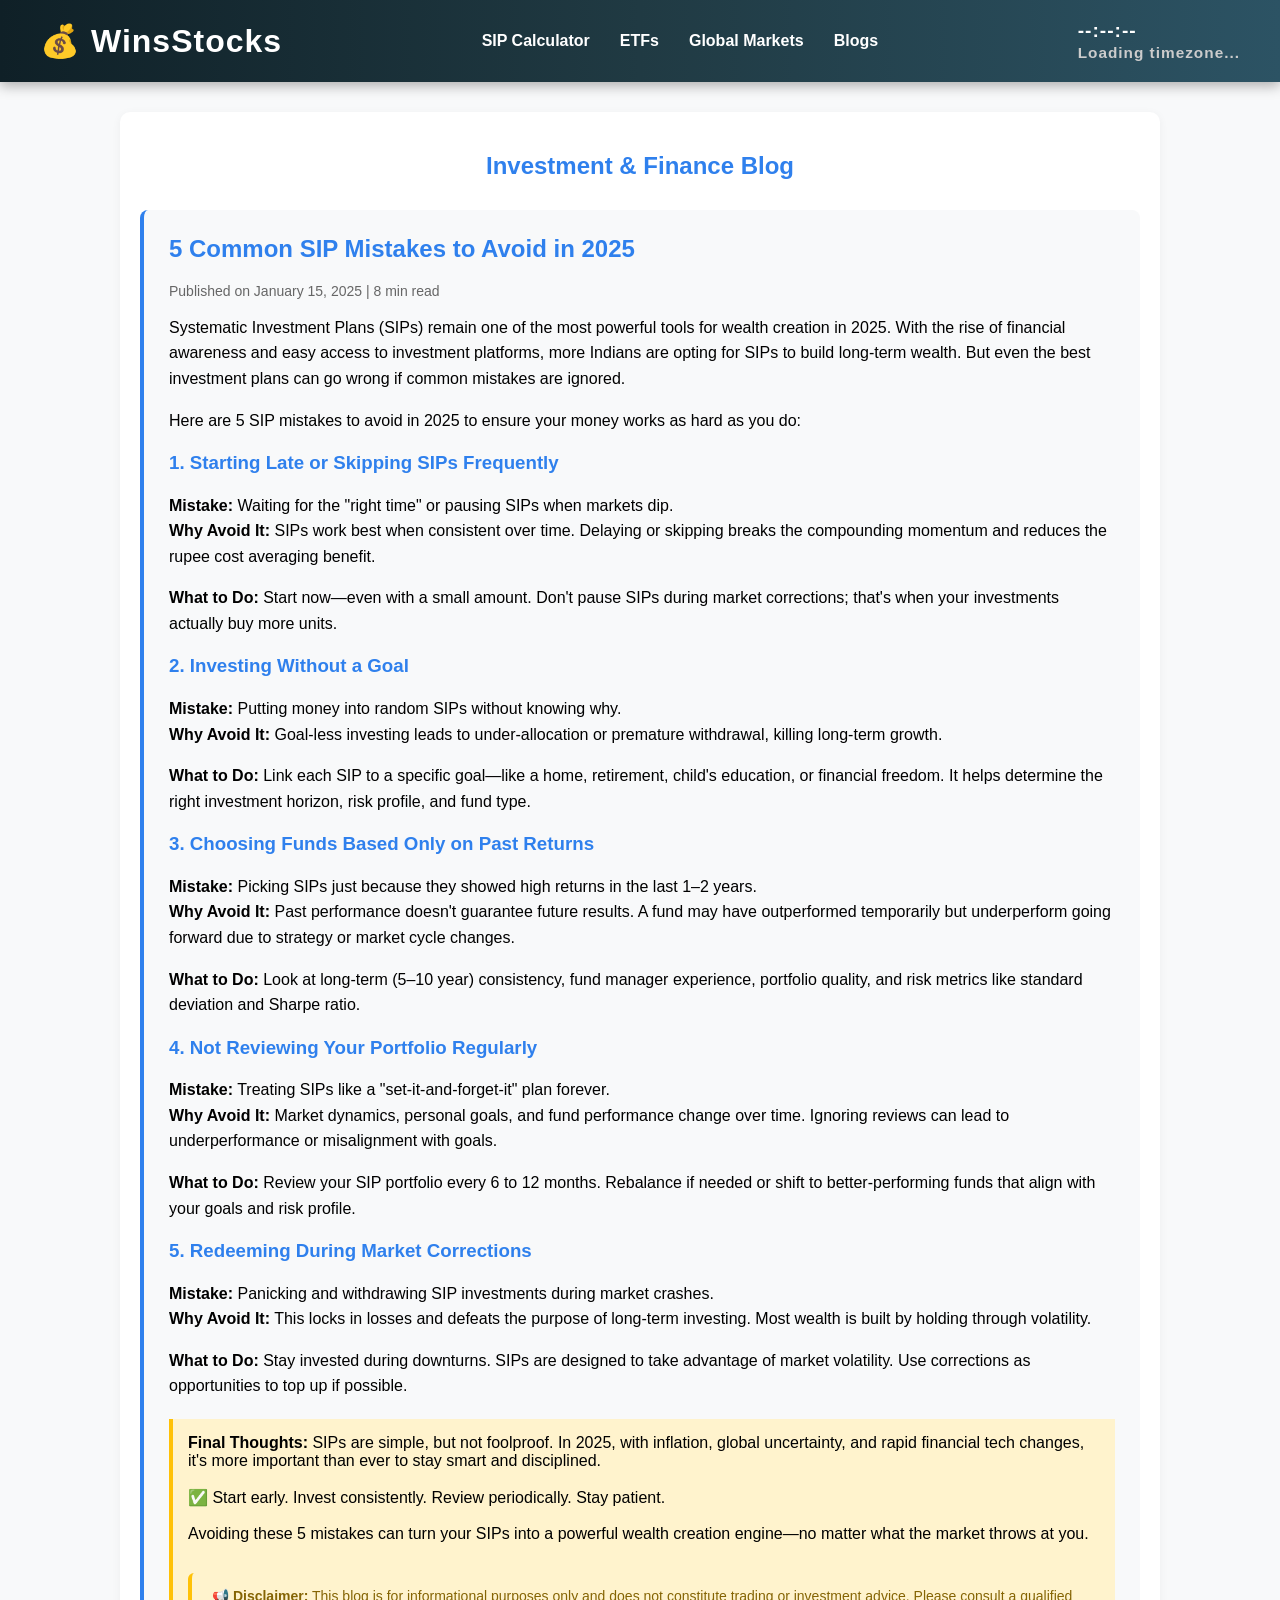
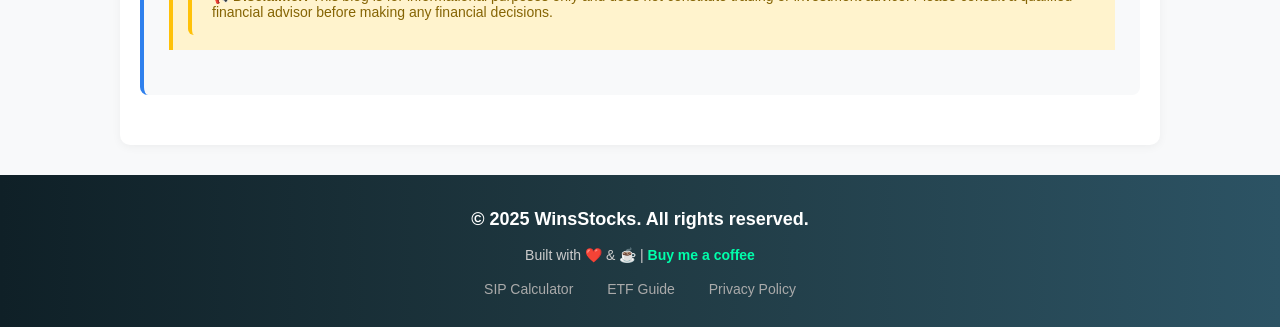
<file: blog.html>
<!DOCTYPE html>
<html lang="en">
<head>
  <meta charset="UTF-8" />
  <meta name="viewport" content="width=device-width, initial-scale=1.0" />
  <title>Blogs - WinsStocks</title>
  <style>
    body {
      font-family: Arial, sans-serif;
      margin: 0;
      background-color: #f8f9fa;
    }

    section {
      max-width: 1000px;
      margin: 30px auto;
      padding: 20px;
      background: white;
      border-radius: 10px;
      box-shadow: 0 2px 10px rgba(0,0,0,0.05);
    }

    h1, h2, h3 {
      color: #2f80ed;
    }

    h1 {
      text-align: center;
      margin-bottom: 30px;
    }

    .blog-post {
      margin: 30px 0;
      padding: 25px;
      background: #f8f9fa;
      border-radius: 8px;
      border-left: 4px solid #2f80ed;
    }

    .blog-post h2 {
      margin-top: 0;
      color: #2f80ed;
    }

    .blog-meta {
      color: #666;
      font-size: 14px;
      margin-bottom: 15px;
    }

    p {
      font-size: 16px;
      line-height: 1.6;
      margin-bottom: 15px;
    }

    .highlight {
      background: #fff3cd;
      padding: 15px;
      border-left: 4px solid #ffc107;
      margin: 20px 0;
    }

    @media (max-width: 768px) {
      section {
        margin: 20px 10px;
        padding: 15px;
      }
    }
    .disclaimer-box {
      margin-top: 30px;
      padding: 15px 20px;
      background-color: #fff3cd;
      border-left: 4px solid #ffc107;
      color: #856404;
      font-size: 14px;
      border-radius: 6px;
    }
  </style>
</head>
<body>
  <div id="header-placeholder"></div>

  <main>
    <section>
      <h1>Investment & Finance Blog</h1>

      <div class="blog-post">
        <h2>5 Common SIP Mistakes to Avoid in 2025</h2>
        <div class="blog-meta">Published on January 15, 2025 | 8 min read</div>
        <p>
          Systematic Investment Plans (SIPs) remain one of the most powerful tools for wealth creation in 2025. With the rise of financial awareness and easy access to investment platforms, more Indians are opting for SIPs to build long-term wealth. But even the best investment plans can go wrong if common mistakes are ignored.
        </p>
        <p>
          Here are 5 SIP mistakes to avoid in 2025 to ensure your money works as hard as you do:
        </p>

        <h3>1. Starting Late or Skipping SIPs Frequently</h3>
        <p>
          <strong>Mistake:</strong> Waiting for the "right time" or pausing SIPs when markets dip.<br>
          <strong>Why Avoid It:</strong> SIPs work best when consistent over time. Delaying or skipping breaks the compounding momentum and reduces the rupee cost averaging benefit.
        </p>
        <p>
          <strong>What to Do:</strong> Start now—even with a small amount. Don't pause SIPs during market corrections; that's when your investments actually buy more units.
        </p>

        <h3>2. Investing Without a Goal</h3>
        <p>
          <strong>Mistake:</strong> Putting money into random SIPs without knowing why.<br>
          <strong>Why Avoid It:</strong> Goal-less investing leads to under-allocation or premature withdrawal, killing long-term growth.
        </p>
        <p>
          <strong>What to Do:</strong> Link each SIP to a specific goal—like a home, retirement, child's education, or financial freedom. It helps determine the right investment horizon, risk profile, and fund type.
        </p>

        <h3>3. Choosing Funds Based Only on Past Returns</h3>
        <p>
          <strong>Mistake:</strong> Picking SIPs just because they showed high returns in the last 1–2 years.<br>
          <strong>Why Avoid It:</strong> Past performance doesn't guarantee future results. A fund may have outperformed temporarily but underperform going forward due to strategy or market cycle changes.
        </p>
        <p>
          <strong>What to Do:</strong> Look at long-term (5–10 year) consistency, fund manager experience, portfolio quality, and risk metrics like standard deviation and Sharpe ratio.
        </p>

        <h3>4. Not Reviewing Your Portfolio Regularly</h3>
        <p>
          <strong>Mistake:</strong> Treating SIPs like a "set-it-and-forget-it" plan forever.<br>
          <strong>Why Avoid It:</strong> Market dynamics, personal goals, and fund performance change over time. Ignoring reviews can lead to underperformance or misalignment with goals.
        </p>
        <p>
          <strong>What to Do:</strong> Review your SIP portfolio every 6 to 12 months. Rebalance if needed or shift to better-performing funds that align with your goals and risk profile.
        </p>

        <h3>5. Redeeming During Market Corrections</h3>
        <p>
          <strong>Mistake:</strong> Panicking and withdrawing SIP investments during market crashes.<br>
          <strong>Why Avoid It:</strong> This locks in losses and defeats the purpose of long-term investing. Most wealth is built by holding through volatility.
        </p>
        <p>
          <strong>What to Do:</strong> Stay invested during downturns. SIPs are designed to take advantage of market volatility. Use corrections as opportunities to top up if possible.
        </p>

        <div class="highlight">
          <strong>Final Thoughts:</strong> SIPs are simple, but not foolproof. In 2025, with inflation, global uncertainty, and rapid financial tech changes, it's more important than ever to stay smart and disciplined.
          <br><br>
          ✅ Start early. Invest consistently. Review periodically. Stay patient.
          <br><br>
          Avoiding these 5 mistakes can turn your SIPs into a powerful wealth creation engine—no matter what the market throws at you.
          <div class="disclaimer-box">
            <strong>📢 Disclaimer:</strong> This blog is for informational purposes only and does not constitute trading or investment advice. Please consult a qualified financial advisor before making any financial decisions.
          </div>

        </div>
      </div>


    </section>
  </main>

  <div id="footer-placeholder"></div>

  <script>
    // Load Header
    fetch('header.html')
      .then(res => res.text())
      .then(html => {
        document.getElementById('header-placeholder').innerHTML = html;
        setupNavigation();
      });

    // Load Footer
    fetch('footer.html')
      .then(res => res.text())
      .then(html => {
        document.getElementById('footer-placeholder').innerHTML = html;
      });

    function setupNavigation() {
      const sipCalculatorLink = document.querySelector('a[href="index.html#calculator"]');
      if (sipCalculatorLink) {
        sipCalculatorLink.addEventListener('click', function(e) {
          window.location.href = 'index.html#calculator';
        });
      }
    }
  </script>
</body>
</html>
</file>
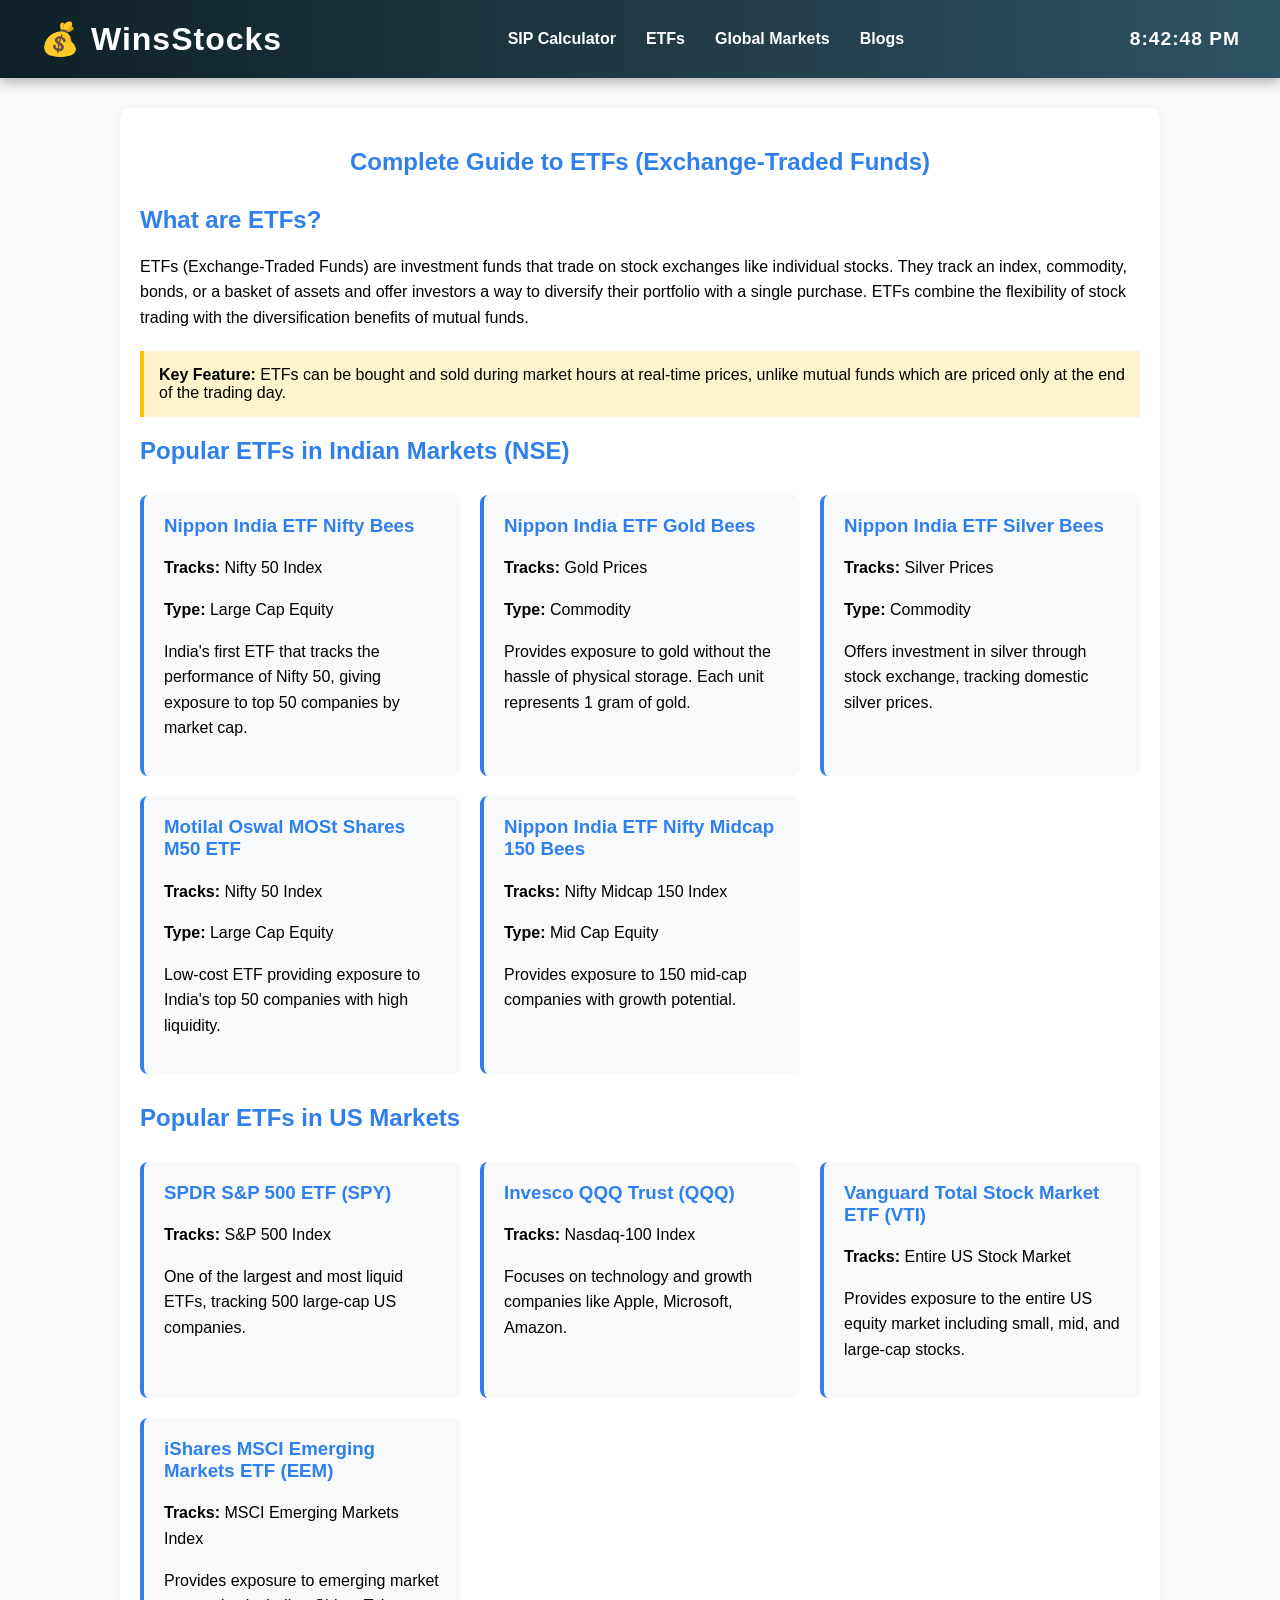
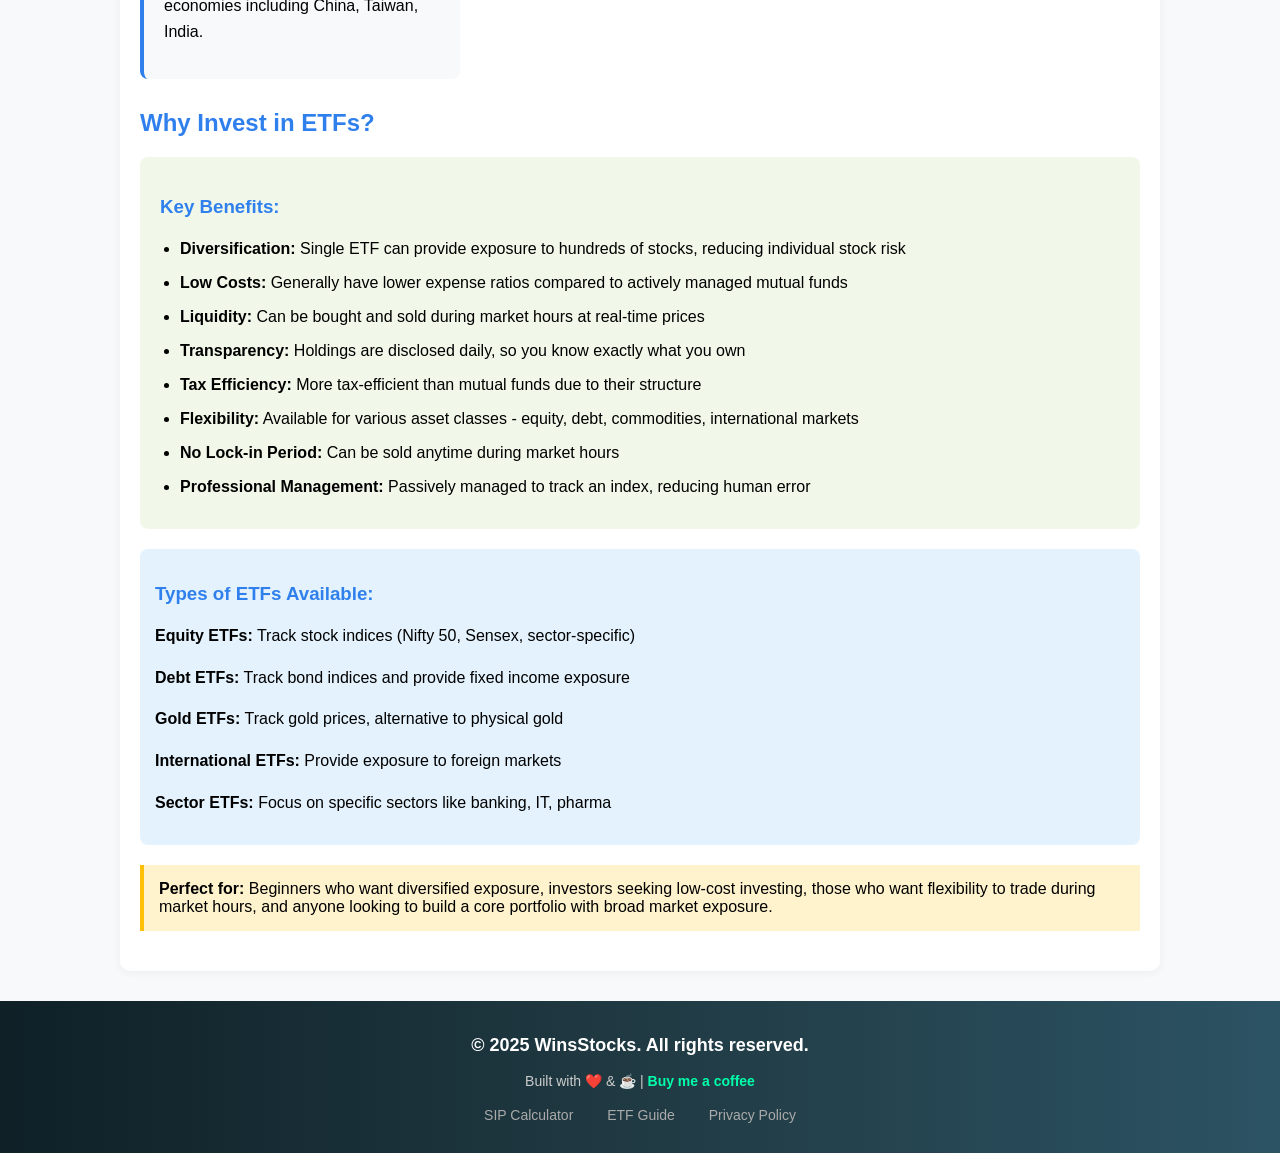
<file: etf.html>
<!DOCTYPE html>
<html lang="en">
<head>
  <meta charset="UTF-8" />
  <meta name="viewport" content="width=device-width, initial-scale=1.0" />
  <title>Stockz - ETFs Guide</title>
  <style>
    body {
      font-family: Arial, sans-serif;
      margin: 0;
      background-color: #f8f9fa;
    }

    header {
      background-color: #2f80ed;
      padding: 10px 0;
    }

    nav ul {
      list-style: none;
      display: flex;
      justify-content: center;
      margin: 0;
      padding: 0;
    }

    nav ul li {
      margin: 0 20px;
    }

    nav ul li a {
      color: white;
      text-decoration: none;
      font-weight: bold;
      font-size: 18px;
    }

    nav ul li a:hover {
      text-decoration: underline;
    }

    section {
      max-width: 1000px;
      margin: 30px auto;
      padding: 20px;
      background: white;
      border-radius: 10px;
      box-shadow: 0 2px 10px rgba(0,0,0,0.05);
    }

    h1, h2, h3 {
      color: #2f80ed;
    }

    h1 {
      text-align: center;
      margin-bottom: 30px;
    }

    p {
      font-size: 16px;
      line-height: 1.6;
      margin-bottom: 15px;
    }

    .etf-grid {
      display: grid;
      grid-template-columns: repeat(auto-fit, minmax(300px, 1fr));
      gap: 20px;
      margin: 30px 0;
    }

    .etf-card {
      background: #f8f9fa;
      padding: 20px;
      border-radius: 8px;
      border-left: 4px solid #2f80ed;
    }

    .etf-card h3 {
      margin-top: 0;
      color: #2f80ed;
    }

    .etf-category {
      background: #e3f2fd;
      padding: 15px;
      border-radius: 8px;
      margin: 20px 0;
    }

    .benefits-list {
      background: #f1f8e9;
      padding: 20px;
      border-radius: 8px;
      margin: 20px 0;
    }

    .benefits-list ul {
      margin: 0;
      padding-left: 20px;
    }

    .benefits-list li {
      margin-bottom: 10px;
      line-height: 1.5;
    }

    .highlight {
      background: #fff3cd;
      padding: 15px;
      border-left: 4px solid #ffc107;
      margin: 20px 0;
    }

    @media (max-width: 768px) {
      .etf-grid {
        grid-template-columns: 1fr;
      }

      section {
        margin: 20px 10px;
        padding: 15px;
      }
    }
  </style>
</head>
<body>
  <div id="header-placeholder"></div>
  <main>
    <section>
      <h1>Complete Guide to ETFs (Exchange-Traded Funds)</h1>

      <h2>What are ETFs?</h2>
      <p>
        ETFs (Exchange-Traded Funds) are investment funds that trade on stock exchanges like individual stocks. 
        They track an index, commodity, bonds, or a basket of assets and offer investors a way to diversify 
        their portfolio with a single purchase. ETFs combine the flexibility of stock trading with the 
        diversification benefits of mutual funds.
      </p>

      <div class="highlight">
        <strong>Key Feature:</strong> ETFs can be bought and sold during market hours at real-time prices, 
        unlike mutual funds which are priced only at the end of the trading day.
      </div>

      <h2>Popular ETFs in Indian Markets (NSE)</h2>

      <div class="etf-grid">
        <div class="etf-card">
          <h3>Nippon India ETF Nifty Bees</h3>
          <p><strong>Tracks:</strong> Nifty 50 Index</p>
          <p><strong>Type:</strong> Large Cap Equity</p>
          <p>India's first ETF that tracks the performance of Nifty 50, giving exposure to top 50 companies by market cap.</p>
        </div>

        <div class="etf-card">
          <h3>Nippon India ETF Gold Bees</h3>
          <p><strong>Tracks:</strong> Gold Prices</p>
          <p><strong>Type:</strong> Commodity</p>
          <p>Provides exposure to gold without the hassle of physical storage. Each unit represents 1 gram of gold.</p>
        </div>

        <div class="etf-card">
          <h3>Nippon India ETF Silver Bees</h3>
          <p><strong>Tracks:</strong> Silver Prices</p>
          <p><strong>Type:</strong> Commodity</p>
          <p>Offers investment in silver through stock exchange, tracking domestic silver prices.</p>
        </div>

        <div class="etf-card">
          <h3>Motilal Oswal MOSt Shares M50 ETF</h3>
          <p><strong>Tracks:</strong> Nifty 50 Index</p>
          <p><strong>Type:</strong> Large Cap Equity</p>
          <p>Low-cost ETF providing exposure to India's top 50 companies with high liquidity.</p>
        </div>

        <div class="etf-card">
          <h3>Nippon India ETF Nifty Midcap 150 Bees</h3>
          <p><strong>Tracks:</strong> Nifty Midcap 150 Index</p>
          <p><strong>Type:</strong> Mid Cap Equity</p>
          <p>Provides exposure to 150 mid-cap companies with growth potential.</p>
        </div>
      </div>

      <h2>Popular ETFs in US Markets</h2>

      <div class="etf-grid">
        <div class="etf-card">
          <h3>SPDR S&P 500 ETF (SPY)</h3>
          <p><strong>Tracks:</strong> S&P 500 Index</p>
          <p>One of the largest and most liquid ETFs, tracking 500 large-cap US companies.</p>
        </div>

        <div class="etf-card">
          <h3>Invesco QQQ Trust (QQQ)</h3>
          <p><strong>Tracks:</strong> Nasdaq-100 Index</p>
          <p>Focuses on technology and growth companies like Apple, Microsoft, Amazon.</p>
        </div>

        <div class="etf-card">
          <h3>Vanguard Total Stock Market ETF (VTI)</h3>
          <p><strong>Tracks:</strong> Entire US Stock Market</p>
          <p>Provides exposure to the entire US equity market including small, mid, and large-cap stocks.</p>
        </div>

        <div class="etf-card">
          <h3>iShares MSCI Emerging Markets ETF (EEM)</h3>
          <p><strong>Tracks:</strong> MSCI Emerging Markets Index</p>
          <p>Provides exposure to emerging market economies including China, Taiwan, India.</p>
        </div>
      </div>

      <h2>Why Invest in ETFs?</h2>

      <div class="benefits-list">
        <h3>Key Benefits:</h3>
        <ul>
          <li><strong>Diversification:</strong> Single ETF can provide exposure to hundreds of stocks, reducing individual stock risk</li>
          <li><strong>Low Costs:</strong> Generally have lower expense ratios compared to actively managed mutual funds</li>
          <li><strong>Liquidity:</strong> Can be bought and sold during market hours at real-time prices</li>
          <li><strong>Transparency:</strong> Holdings are disclosed daily, so you know exactly what you own</li>
          <li><strong>Tax Efficiency:</strong> More tax-efficient than mutual funds due to their structure</li>
          <li><strong>Flexibility:</strong> Available for various asset classes - equity, debt, commodities, international markets</li>
          <li><strong>No Lock-in Period:</strong> Can be sold anytime during market hours</li>
          <li><strong>Professional Management:</strong> Passively managed to track an index, reducing human error</li>
        </ul>
      </div>

      <div class="etf-category">
        <h3>Types of ETFs Available:</h3>
        <p><strong>Equity ETFs:</strong> Track stock indices (Nifty 50, Sensex, sector-specific)</p>
        <p><strong>Debt ETFs:</strong> Track bond indices and provide fixed income exposure</p>
        <p><strong>Gold ETFs:</strong> Track gold prices, alternative to physical gold</p>
        <p><strong>International ETFs:</strong> Provide exposure to foreign markets</p>
        <p><strong>Sector ETFs:</strong> Focus on specific sectors like banking, IT, pharma</p>
      </div>

      <div class="highlight">
        <strong>Perfect for:</strong> Beginners who want diversified exposure, investors seeking low-cost investing, 
        those who want flexibility to trade during market hours, and anyone looking to build a core portfolio 
        with broad market exposure.
      </div>
    </section>
  </main>

  <div id="footer-placeholder"></div>
  <script>
    function updateClock() {
      const clock = document.getElementById('clock');
      if (clock) {
        const now = new Date();
        clock.textContent = now.toLocaleTimeString();
      }
    }

    // Load Header and start clock after it's injected
    fetch('header.html')
      .then(res => res.text())
      .then(html => {
        document.getElementById('header-placeholder').innerHTML = html;
        updateClock();
        setInterval(updateClock, 1000);
        setupNavigation();
      });

    // Load Footer
    fetch('footer.html')
      .then(res => res.text())
      .then(html => {
        document.getElementById('footer-placeholder').innerHTML = html;
      });

    function setupNavigation() {
      const sipCalculatorLink = document.querySelector('a[href="index.html#calculator"]');
      if (sipCalculatorLink) {
        sipCalculatorLink.addEventListener('click', function(e) {
          window.location.href = 'index.html#calculator';
        });
      }
    }
  </script>

</body>
</html>
</file>
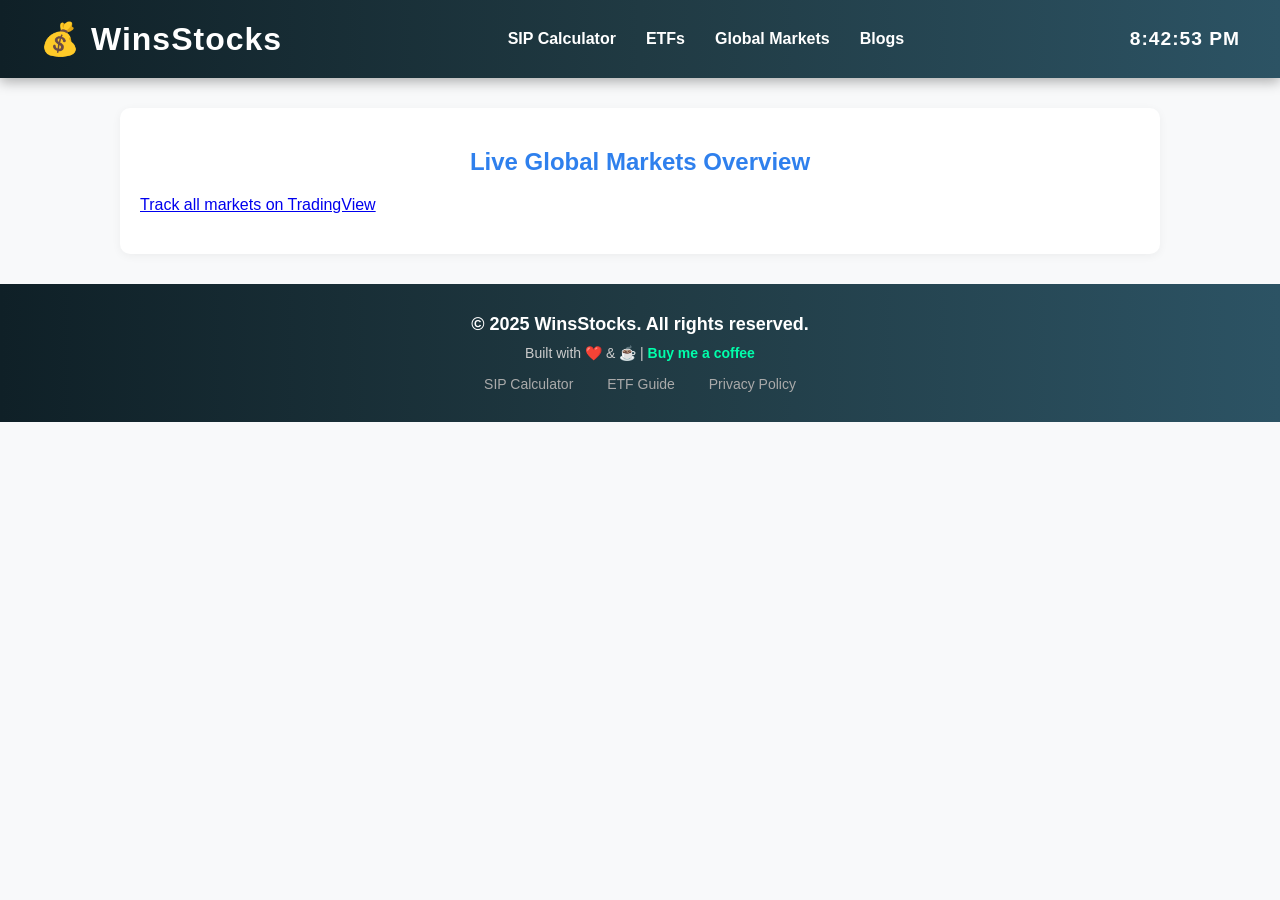
<file: global.html>
<!DOCTYPE html>
<html lang="en">
<head>
  <meta charset="UTF-8" />
  <meta name="viewport" content="width=device-width, initial-scale=1.0" />
  <title>WinsStocks - Global Markets</title>
  <style>
    body {
      font-family: Arial, sans-serif;
      margin: 0;
      background-color: #f8f9fa;
    }

    header {
      display: flex;
      justify-content: space-between;
      align-items: center;
      padding: 20px 40px;
      background: linear-gradient(to right, #0f2027, #203a43, #2c5364);
      color: white;
      font-family: 'Segoe UI', Tahoma, Geneva, Verdana, sans-serif;
      box-shadow: 0 4px 12px rgba(0,0,0,0.3);
    }

    .header-left {
      display: flex;
      align-items: center;
      font-size: 2rem;
      font-weight: 800;
      letter-spacing: 1px;
    }

    .money-icon {
      color: #00ffab;
      margin-right: 10px;
      font-size: 2rem;
    }

    .logo-text {
      font-size: 2rem;
    }

    .nav-links {
      display: flex;
      gap: 30px;
    }

    .nav-links a {
      color: #fff;
      text-decoration: none;
      font-weight: bold;
      font-size: 1rem;
      transition: color 0.3s ease;
    }

    .nav-links a:hover {
      color: #00ffab;
    }

    .clock {
      font-size: 1.2rem;
      font-weight: 600;
      letter-spacing: 1px;
    }

    section {
      max-width: 1000px;
      margin: 30px auto;
      padding: 20px;
      background: white;
      border-radius: 10px;
      box-shadow: 0 2px 10px rgba(0,0,0,0.05);
    }

    h1, h2, h3 {
      color: #2f80ed;
    }

    .tradingview-widget-container {
      margin: 20px 0;
    }

    @media (max-width: 768px) {
      section {
        margin: 20px 10px;
        padding: 15px;
      }
    }
  </style>
</head>
<body>
  <div id="header-placeholder"></div>

  <main>
    <section id="global-markets">
      <h2 style="text-align: center; color: #2f80ed;">Live Global Markets Overview</h2>

      <!-- TradingView Widget BEGIN -->
      <div class="tradingview-widget-container">
        <div class="tradingview-widget-container__widget"></div>
        <div class="tradingview-widget-copyright">
          <a href="https://www.tradingview.com/" rel="noopener nofollow" target="_blank">
            <span class="blue-text">Track all markets on TradingView</span>
          </a>
        </div>
        <script type="text/javascript" src="https://s3.tradingview.com/external-embedding/embed-widget-market-overview.js" async>
        {
          "colorTheme": "light",
          "dateRange": "12M",
          "showChart": true,
          "locale": "en",
          "width": "100%",
          "height": "500",
          "largeChartUrl": "",
          "isTransparent": false,
          "showSymbolLogo": true,
          "tabs": [
            {
              "title": "Global",
              "symbols": [
                { "s": "FOREXCOM:SPXUSD", "d": "S&P 500" },
                { "s": "FOREXCOM:NSXUSD", "d": "Nasdaq 100" },
                { "s": "FOREXCOM:DJI", "d": "Dow 30" },
                { "s": "INDEX:NKY", "d": "Nikkei 225" },
                { "s": "INDEX:DEU40", "d": "DAX 40" },
                { "s": "INDEX:UKX", "d": "FTSE 100" },
                { "s": "BSE:SENSEX", "d": "Sensex" },
                { "s": "NSE:NIFTY", "d": "Nifty 50" }
              ],
              "originalTitle": "Global"
            }
          ]
        }
        </script>
      </div>
      <!-- TradingView Widget END -->
    </section>
  </main>

  <div id="footer-placeholder"></div>

  <script>
    // Load external header and footer
    fetch('header.html')
      .then(res => res.text())
      .then(data => {
        document.getElementById('header-placeholder').innerHTML = data;
        startClock(); // Start the clock after header loads
      });

    fetch('footer.html')
      .then(res => res.text())
      .then(data => {
        document.getElementById('footer-placeholder').innerHTML = data;
      });

    function startClock() {
      function updateClock() {
        const clock = document.getElementById('clock');
        if (clock) {
          const now = new Date();
          clock.textContent = now.toLocaleTimeString();
        }
      }

      // Wait a bit for DOM to be fully ready
      setTimeout(() => {
        updateClock();
        setInterval(updateClock, 1000);
      }, 100);
    }
  </script>
</body>
</html>
</file>
